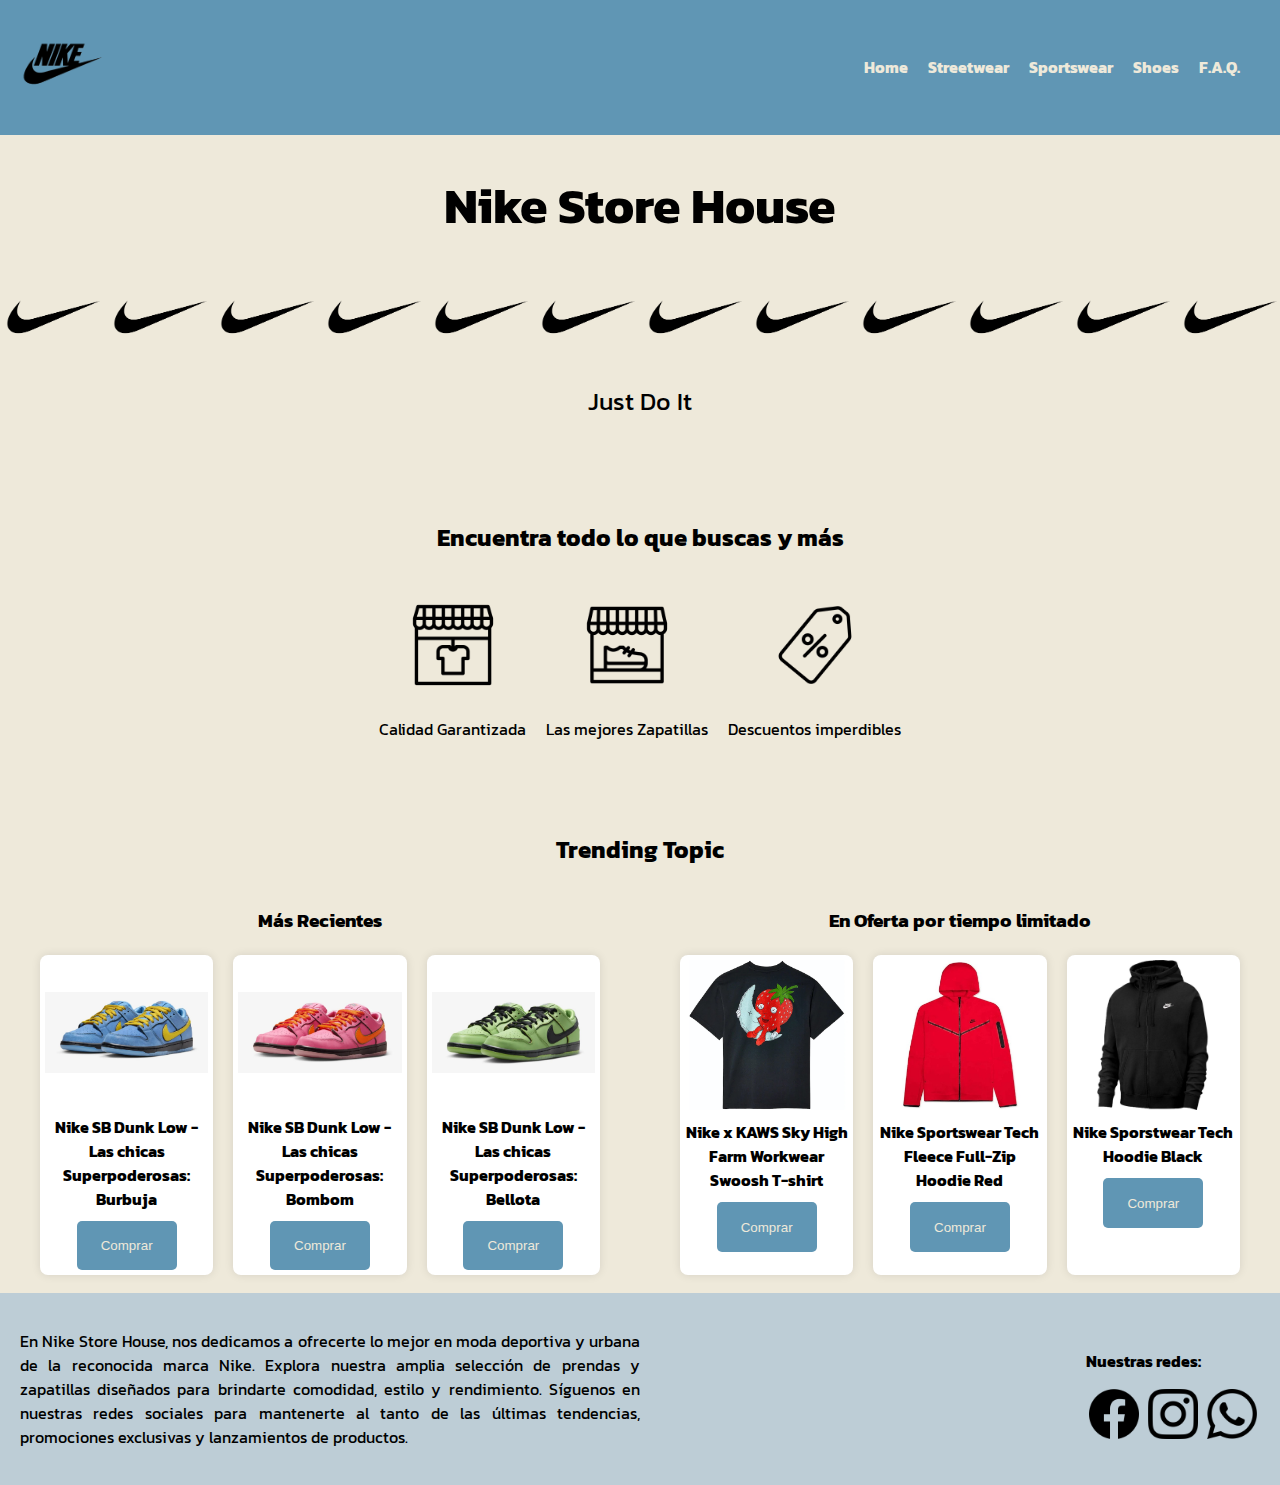
<file: index.html>
<!DOCTYPE html>
<html lang="en">
  <head>
    <meta charset="UTF-8" />
    <meta name="viewport" content="width=device-width, initial-scale=1.0" />
    <title>Home - Nike Store House</title>
    <link rel="icon" href="./images/swoosh.png" />
    <link rel="stylesheet" href="./css/estilos.css" />
  </head>

  <body>
    <header>
      <!-- Logo -->
      <img src="./images/logo.png" alt="Logo de la pagina" />

      <!-- Navegador -->
      <nav>
        <ul class="desktop-nav">
          <li><a href="#">Home</a></li>
          <li><a href="./pages/streetwear.html">Streetwear</a></li>
          <li><a href="./pages/sportswear.html">Sportswear</a></li>
          <li><a href="./pages/shoes.html">Shoes</a></li>
          <li><a href="./pages/faq.html">F.A.Q.</a></li>
        </ul>

        <ul class="mobile-dropdown">
          <li class="dropdown">
            <a href="#">Menú</a>
            <div class="dropdown-content">
              <a href="./pages/streetwear.html">Streetwear</a>
              <a href="./pages/sportswear.html">Sportswear</a>
              <a href="./pages/shoes.html">Shoes</a>
              <a href="./pages/faq.html">F.A.Q.</a>
            </div>
          </li>
        </ul>
      </nav>
    </header>

    <main>
      <!-- Banner -->
      <section class="banner">
        <h1>Nike Store House</h1>
        <div class="banner-nike"></div>
        <p>Just Do It</p>
      </section>

      <!-- Presentación -->
      <section class="presentation">
        <h2>Encuentra todo lo que buscas y más</h2>

        <div class="presentation-container">
          <div>
            <img src="./images/shopping-store.png" alt="logo calidad" />
            <p>Calidad Garantizada</p>
          </div>

          <div>
            <img src="./images/calzado.png" alt="logo zapatillas" />
            <p>Las mejores Zapatillas</p>
          </div>

          <div>
            <img src="./images/etiqueta-de-precio.png" alt="logo etiqueta descuentos" />
            <p>Descuentos imperdibles</p>
          </div>
        </div>
      </section>

      <!-- Destacados-->
      <section class="trending">
        <h2>Trending Topic</h2>

        <div class="trending-container">
          <div class="trending-block">
            <h3>Más Recientes</h3>

            <div class="trending-images">
              <div class="trending-item">
                <img
                  src="./images/zapas.jpeg"
                  alt="Nike SB Dunk Low - Las chicas Superpoderosas: Burbuja"
                />
                <strong
                  >Nike SB Dunk Low - Las chicas Superpoderosas: Burbuja
                </strong>
                <button>Comprar</button>
              </div>
              <div class="trending-item">
                <img
                  src="./images/zapas2.jpeg"
                  alt="Nike SB Dunk Low - Las chicas Superpoderosas: Bombom"
                />
                <strong
                  >Nike SB Dunk Low - Las chicas Superpoderosas: Bombom
                </strong>
                <button>Comprar</button>
              </div>
              <div class="trending-item">
                <img
                  src="./images/zapas3.jpeg"
                  alt="Nike SB Dunk Low - Las chicas Superpoderosas: Bellota"
                />
                <strong
                  >Nike SB Dunk Low - Las chicas Superpoderosas: Bellota
                </strong>
                <button>Comprar</button>
              </div>
            </div>
          </div>

          <div class="trending-block">
            <h3>En Oferta por tiempo limitado</h3>
            <div class="trending-images">
              <div class="trending-item">
                <img
                  src="./images/oferta.jpeg"
                  alt="Nike x KAWS Sky High Farm Workwear Swoosh T-shirt"
                />
                <strong
                  >Nike x KAWS Sky High Farm Workwear Swoosh T-shirt
                </strong>
                <button>Comprar</button>
              </div>

              <div class="trending-item">
                <img
                  src="./images/oferta1.jpeg"
                  alt="Nike Sportswear Tech Fleece Full-Zip Hoodie Red"
                />
                <strong
                  >Nike Sportswear Tech Fleece Full-Zip Hoodie Red
                </strong>
                <button>Comprar</button>
              </div>
              <div class="trending-item">
                <img
                  src="./images/sports/blackdouble.jpg"
                  alt="Nike Sporstwear Tech Fleece Full-Zip Hoodie Black"
                />
                <strong>Nike Sporstwear Tech Hoodie Black </strong>
                <button>Comprar</button>
              </div>
            </div>
          </div>
        </div>
      </section>
    </main>

    <footer>
      <!-- Descripción-->
      <section class="description">
        <div>
          <p>
            En Nike Store House, nos dedicamos a ofrecerte lo mejor en moda
            deportiva y urbana de la reconocida marca Nike. Explora nuestra
            amplia selección de prendas y zapatillas diseñados para
            brindarte comodidad, estilo y rendimiento. Síguenos en nuestras
            redes sociales para mantenerte al tanto de las últimas tendencias,
            promociones exclusivas y lanzamientos de productos.
          </p>
        </div>
      </section>

      <div class="linksfooter">
        <p>Nuestras redes:</p>
        <a href="https://www.facebook.com/">
          <img src="./images/facebook.png" alt="Facebook Logo"
        /></a>
        <a href="https://www.instagram.com/">
          <img src="./images/instagram.png" alt="Instagram Logo"
        /></a>
        <a href="https://www.whatsapp.com/">
          <img src="./images/whatsapp.png" alt="Whatsapp Logo"
        /></a>
      </div>
    </footer>
  </body>
</html>
</file>
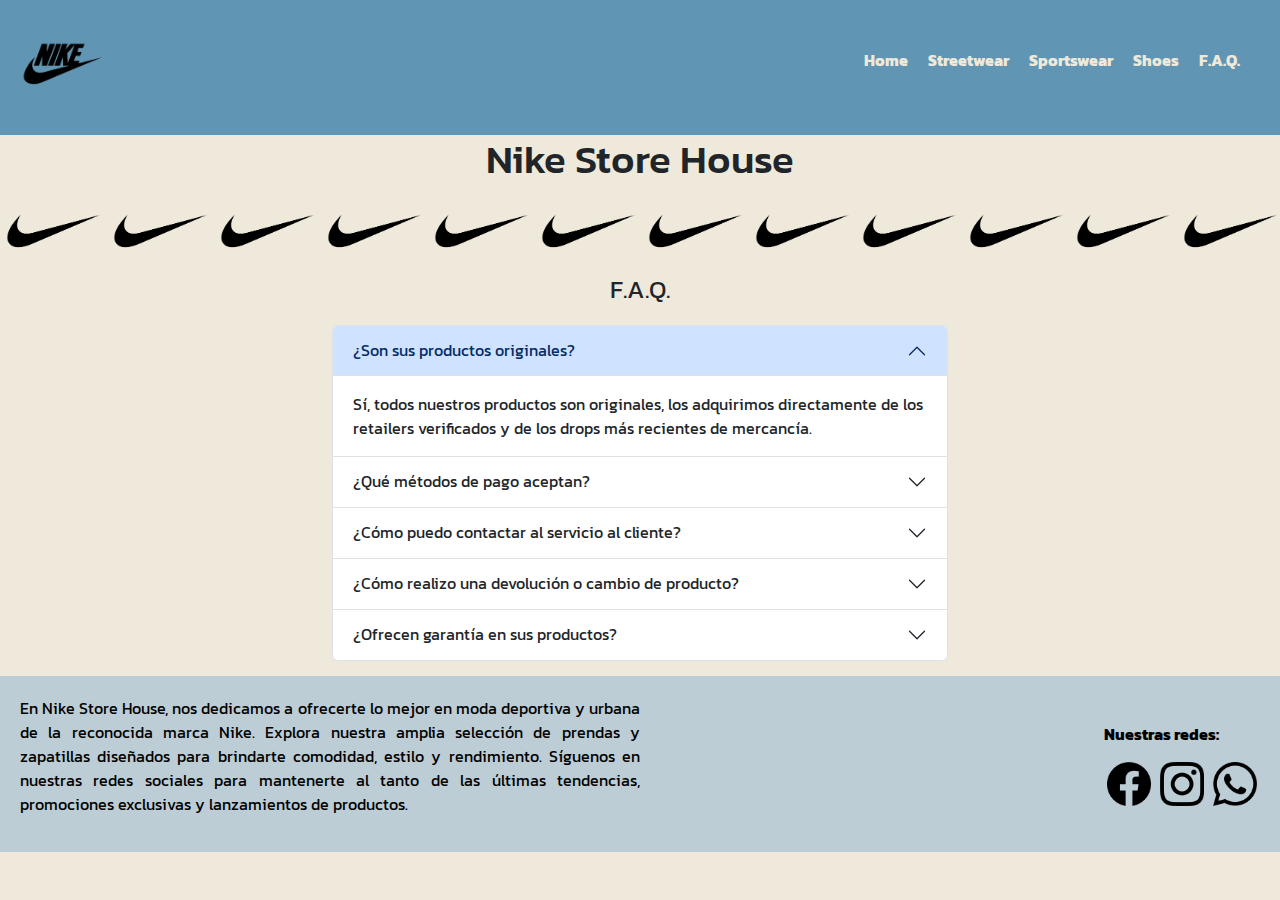
<file: pages/faq.html>
<!DOCTYPE html>
<html lang="en">
  <head>
    <meta charset="UTF-8" />
    <meta name="viewport" content="width=device-width, initial-scale=1.0" />
    <title>F.A.Q. - Nike Store House</title>
    <link rel="icon" href="../images/swoosh.png" />
    <!-- BS Link -->
    <link
      href="https://cdn.jsdelivr.net/npm/bootstrap@5.3.2/dist/css/bootstrap.min.css"
      rel="stylesheet"
    />
    <link rel="stylesheet" href="../css/estilos.css" />
  </head>
  <body>
    <header>
      <!-- Logo -->
      <a href="../index.html"> <img src="../images/logo.png" alt="" /></a>

      <!-- Navegador -->
      <nav>
        <ul class="desktop-nav">
          <li><a href="../index.html">Home</a></li>
          <li><a href="../pages/streetwear.html">Streetwear</a></li>
          <li><a href="../pages/sportswear.html">Sportswear</a></li>
          <li><a href="../pages/shoes.html">Shoes</a></li>
          <li><a href="#">F.A.Q.</a></li>
        </ul>

        <ul class="mobile-dropdown">
          <li class="dropdown">
            <a href="#">Menú</a>
            <div class="dropdown-content">
              <a href="../index.html">Home</a>
              <a href="../pages/sportswear.html">Sportswear</a>
              <a href="../pages/streetwear.html">Streetwear</a>
              <a href="../pages/faq.html">F.A.Q.</a>
            </div>
          </li>
        </ul>
      </nav>
    </header>

    <main>
      <!-- Banner -->
      <section class="banner">
        <h1>Nike Store House</h1>
        <div class="banner-nike"></div>
        <p>F.A.Q.</p>
      </section>

      <div class="container-fluid">
        <div class="row justify-content-center">
          <div class="col-md-6">
            <div id="accordion" class="accordion">
              <div class="accordion-item">
                <h3 class="accordion-header" id="headingOne">
                  <button
                    class="accordion-button"
                    type="button"
                    data-bs-toggle="collapse"
                    data-bs-target="#collapseOne"
                    aria-expanded="true"
                    aria-controls="collapseOne"
                  >
                    ¿Son sus productos originales?
                  </button>
                </h3>
                <div
                  id="collapseOne"
                  class="accordion-collapse collapse show"
                  aria-labelledby="headingOne"
                  data-bs-parent="#accordion"
                >
                  <div class="accordion-body">
                    Sí, todos nuestros productos son originales, los adquirimos
                    directamente de los retailers verificados y de los drops más
                    recientes de mercancía.
                  </div>
                </div>
              </div>
              <div class="accordion-item">
                <h3 class="accordion-header" id="headingTwo">
                  <button
                    class="accordion-button collapsed"
                    type="button"
                    data-bs-toggle="collapse"
                    data-bs-target="#collapseTwo"
                    aria-expanded="false"
                    aria-controls="collapseTwo"
                  >
                    ¿Qué métodos de pago aceptan?
                  </button>
                </h3>
                <div
                  id="collapseTwo"
                  class="accordion-collapse collapse"
                  aria-labelledby="headingTwo"
                  data-bs-parent="#accordion"
                >
                  <div class="accordion-body">
                    Aceptamos efectivo únicamente para pedidos no mayores a 500
                    USD$, para el resto se deben realizar transferencias
                    bancarias, los datos para realizar la misma serán enviados a
                    su correo una vez haya realizado el pedido.
                  </div>
                </div>
              </div>
              <div class="accordion-item">
                <h3 class="accordion-header" id="headingThree">
                  <button
                    class="accordion-button collapsed"
                    type="button"
                    data-bs-toggle="collapse"
                    data-bs-target="#collapseThree"
                    aria-expanded="false"
                    aria-controls="collapseThree"
                  >
                    ¿Cómo puedo contactar al servicio al cliente?
                  </button>
                </h3>
                <div
                  id="collapseThree"
                  class="accordion-collapse collapse"
                  aria-labelledby="headingThree"
                  data-bs-parent="#accordion"
                >
                  <div class="accordion-body">
                    Puedes comunicarte con nosotros a traves de nuestras redes
                    sociales, las cuales estan al final de nuestra página web.
                  </div>
                </div>
              </div>
              <div class="accordion-item">
                <h3 class="accordion-header" id="headingFour">
                  <button
                    class="accordion-button collapsed"
                    type="button"
                    data-bs-toggle="collapse"
                    data-bs-target="#collapseFour"
                    aria-expanded="false"
                    aria-controls="collapseFour"
                  >
                    ¿Cómo realizo una devolución o cambio de producto?
                  </button>
                </h3>
                <div
                  id="collapseFour"
                  class="accordion-collapse collapse"
                  aria-labelledby="headingFour"
                  data-bs-parent="#accordion"
                >
                  <div class="accordion-body">
                    Las devoluciones o cambios de producto podran ser realizadas
                    en un plazo no mayor a 72 horas después de la confirmación
                    de entrega del pedido. El contacto debe realizarlo via
                    correo electrónico o a través de nuestras redes.
                  </div>
                </div>
              </div>
              <div class="accordion-item">
                <h3 class="accordion-header" id="headingFive">
                  <button
                    class="accordion-button collapsed"
                    type="button"
                    data-bs-toggle="collapse"
                    data-bs-target="#collapseFive"
                    aria-expanded="false"
                    aria-controls="collapseFive"
                  >
                    ¿Ofrecen garantía en sus productos?
                  </button>
                </h3>
                <div
                  id="collapseFive"
                  class="accordion-collapse collapse"
                  aria-labelledby="headingFive"
                  data-bs-parent="#accordion"
                >
                  <div class="accordion-body">
                    Todos nuestros productos cuentan con garantía, cada una
                    específica para cada uno de ellos y dependiendo del precio y
                    exclusividad del mismo.
                  </div>
                </div>
              </div>
            </div>
          </div>
        </div>
      </div>

      <footer>
        <!-- Descripción-->
        <section class="description">
          <div>
            <p>
              En Nike Store House, nos dedicamos a ofrecerte lo mejor en moda
              deportiva y urbana de la reconocida marca Nike. Explora nuestra
              amplia selección de prendas y zapatillas diseñados para brindarte
              comodidad, estilo y rendimiento. Síguenos en nuestras redes
              sociales para mantenerte al tanto de las últimas tendencias,
              promociones exclusivas y lanzamientos de productos.
            </p>
          </div>
        </section>

        <div class="linksfooter">
          <p>Nuestras redes:</p>
          <a href="https://www.facebook.com/">
            <img src="../images/facebook.png" alt="Facebook Logo"
          /></a>
          <a href="https://www.instagram.com/">
            <img src="../images/instagram.png" alt="Instagram Logo"
          /></a>
          <a href="https://www.whatsapp.com/">
            <img src="../images/whatsapp.png" alt="Whatsapp Logo"
          /></a>
        </div>
      </footer>
    </main>

    <!-- BS scripts -->
    <script src="https://cdnjs.cloudflare.com/ajax/libs/jquery/3.5.1/jquery.min.js"></script>
    <script src="https://cdn.jsdelivr.net/npm/@popperjs/core@2.11.6/dist/umd/popper.min.js"></script>
    <script src="https://cdn.jsdelivr.net/npm/bootstrap@5.3.2/dist/js/bootstrap.min.js"></script>
  </body>
</html>
</file>
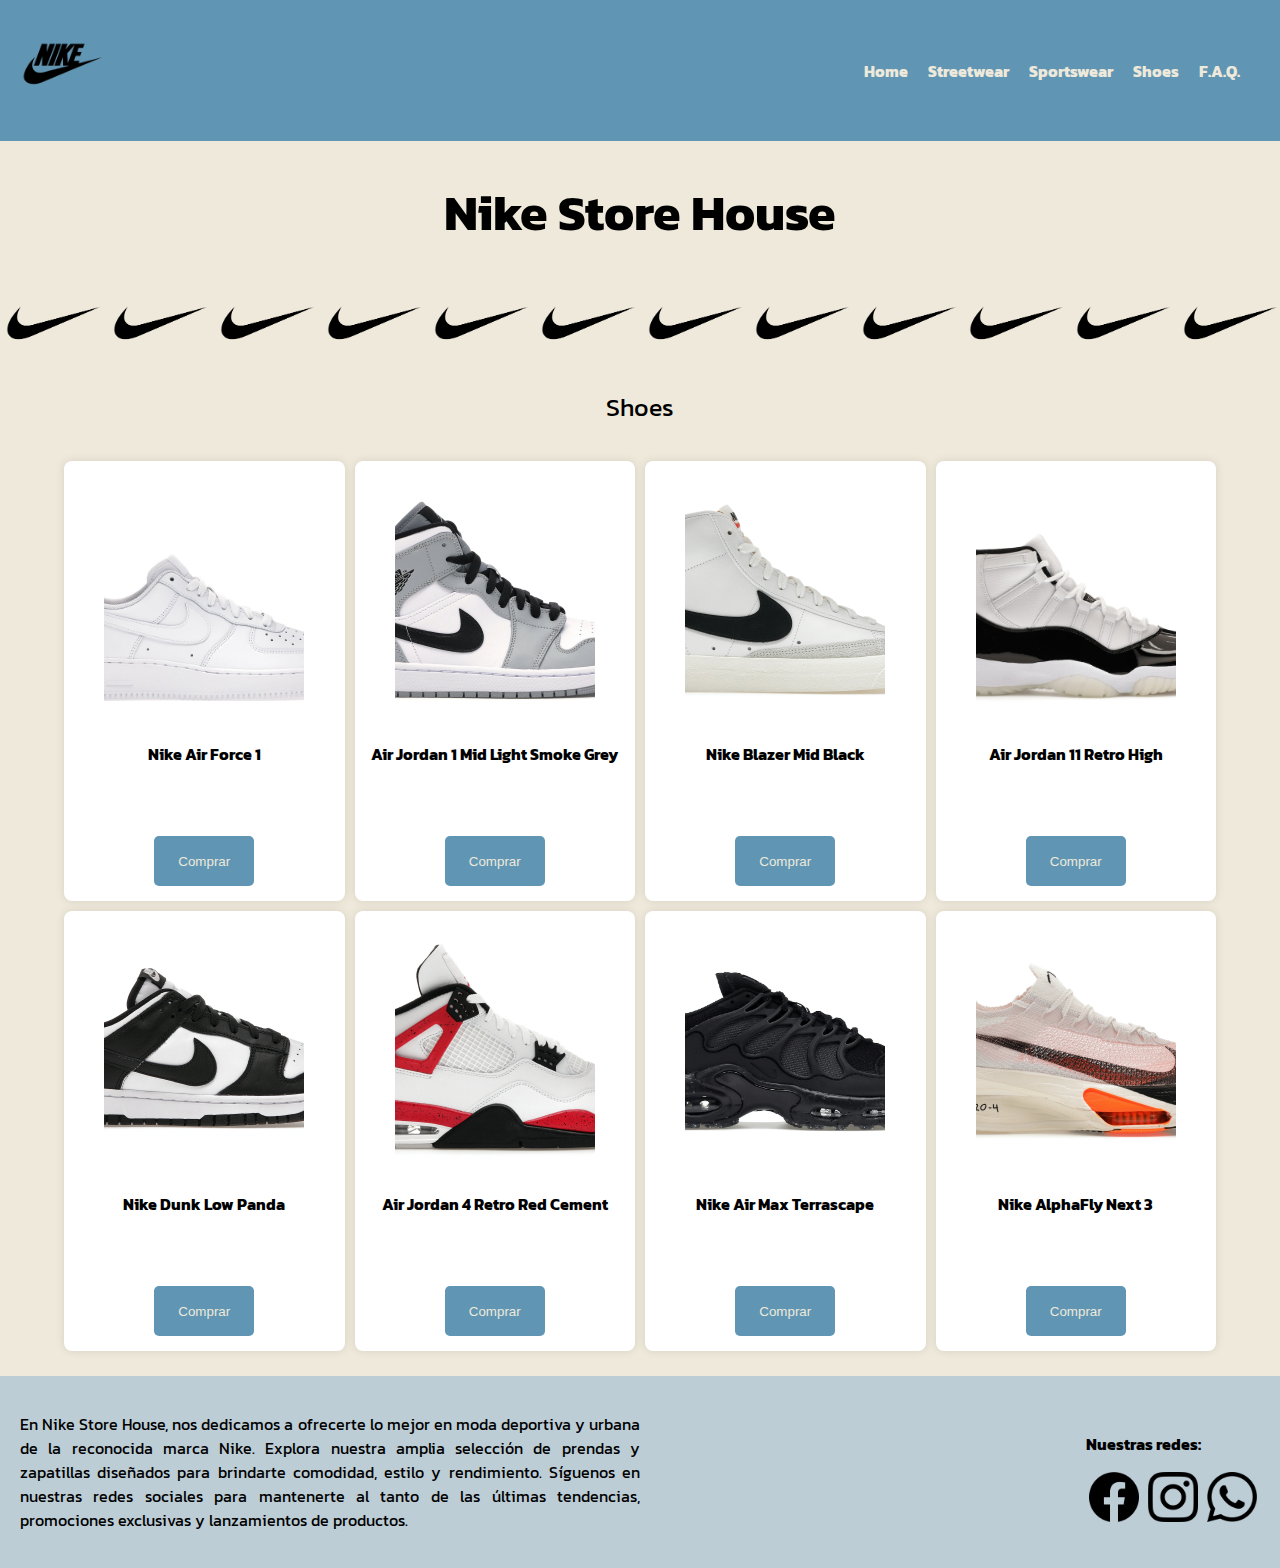
<file: pages/shoes.html>
<!DOCTYPE html>
<html lang="en">
<head>
    <meta charset="UTF-8">
    <meta name="viewport" content="width=device-width, initial-scale=1.0">
    <title>Shoes - Nike Store House</title>
    <link rel="icon" href="../images/swoosh.png">
    <link rel="stylesheet" href="../css/estilos.css">
    
</head>
<body>
    <header> 
        <!-- Logo -->
            <a href="../index.html"> <img src="../images/logo.png" alt=""></a>
        
        <!-- Navegador -->    
            <nav>
              <ul class="desktop-nav">
                    <li><a href="../index.html">Home</a></li>
                    <li><a href="../pages/streetwear.html">Streetwear</a></li>
                    <li><a href="../pages/sportswear.html">Sportswear</a></li>
                    <li><a href="#">Shoes</a></li>
                    <li><a href="../pages/faq.html">F.A.Q.</a></li>
                </ul>

                <ul class="mobile-dropdown">
                  <li class="dropdown">
                    <a href="#">Menú</a>
                    <div class="dropdown-content">
                      <a href="../index.html">Home</a>
                      <a href="../pages/sportswear.html">Sportswear</a>
                      <a href="../pages/streetwear.html">Streetwear</a>
                      <a href="../pages/faq.html">F.A.Q.</a>
            </nav>
        </header>
    
        <main>
            <!-- Banner -->
      <section class="banner">
        <h1>Nike Store House</h1>
        <div class="banner-nike"></div>
        <p>Shoes</p>
      </section>
        
            <!-- Grid-->
        <section class="product-grid">
          <div class="grid-item">
              <div class="imgcontent">
                  <img class="item-image" src="../images/shoes/air-force-1.jpg" alt="Nike Air Force 1">
              </div>
              <div class="item-title">Nike Air Force 1</div>
              <div class="item-description"></div>
              <button>Comprar</button>
            </div>

          <div class="grid-item">
              <div class="imgcontent">

                  <img class="item-image" src="../images/shoes/air-jordan-1-mid-light-smoke-grey.jpeg" alt="Air Jordan 1 Mid Light Smoke Grey">
              </div>
              <div class="item-title">Air Jordan 1 Mid Light Smoke Grey</div>
              <div class="item-description"></div>
              <button>Comprar</button>
            </div>

            <div class="grid-item">
              <div class="imgcontent">

                  <img class="item-image" src="../images/shoes/nike-blazer-mid.jpeg" alt="Nike Blazer Mid Black">
              </div>
              <div class="item-title">Nike Blazer Mid Black</div>
              <div class="item-description"></div>
              <button>Comprar</button>
            </div>

            <div class="grid-item">
              <div class="imgcontent">

                  <img class="item-image" src="../images/shoes/air-jordan-11.jpg" alt="Air Jordan 11 Retro High">
              </div>
              <div class="item-title">Air Jordan 11 Retro High</div>
              <div class="item-description"></div>
              <button>Comprar</button>
            </div>
          
            <div class="grid-item">
              <div class="imgcontent">

                  <img class="item-image" src="../images/shoes/nike-dunk-low-panda.jpeg" alt="Nike Dunk Low Panda">
              </div>
              <div class="item-title">Nike Dunk Low Panda</div>
              <div class="item-description"></div>
              <button>Comprar</button>
            </div>

            <div class="grid-item">
              <div class="imgcontent">

                  <img class="item-image" src="../images/shoes/air-jordan-4-retro-red-cement.jpeg" alt="Air Jordan 4 Retro Red Cement">
              </div>
              <div class="item-title">Air Jordan 4 Retro Red Cement</div>
              <div class="item-description"></div>
              <button>Comprar</button>
            </div>

            <div class="grid-item">
              <div class="imgcontent">

                  <img class="item-image" src="../images/shoes/nike-air-max-terrascape.jpg" alt="Nike Air Max Terrascape">
              </div>
              <div class="item-title">Nike Air Max Terrascape</div>
              <div class="item-description"></div>
              <button>Comprar</button>
            </div>

            <div class="grid-item">
              <div class="imgcontent">

                  <img class="item-image" src="../images/shoes/nike-alphafly-next-3.jpeg" alt="Nike AlphaFly Next 3">
              </div>
              <div class="item-title">Nike AlphaFly Next 3</div>
              <div class="item-description"></div>
              <button>Comprar</button>
            </div>
                
        </section>


        <footer>
            <!-- Descripción-->
            <section class="description">
              <div>
                <p>
                  En Nike Store House, nos dedicamos a ofrecerte lo mejor en moda
            deportiva y urbana de la reconocida marca Nike. Explora nuestra
            amplia selección de prendas y zapatillas diseñados para
            brindarte comodidad, estilo y rendimiento. Síguenos en nuestras
            redes sociales para mantenerte al tanto de las últimas tendencias,
            promociones exclusivas y lanzamientos de productos.
                </p>
              </div>
            </section>
      
            <div class="linksfooter">
              <p>Nuestras redes:</p>
              <a href="https://www.facebook.com/">
                <img src="../images/facebook.png" alt="Facebook Logo"
              /></a>
              <a href="https://www.instagram.com/">
                <img src="../images/instagram.png" alt="Instagram Logo"
              /></a>
              <a href="https://www.whatsapp.com/">
                <img src="../images/whatsapp.png" alt="Whatsapp Logo"
              /></a>
            </div>
          </footer>
        </body>
      </html>
</file>
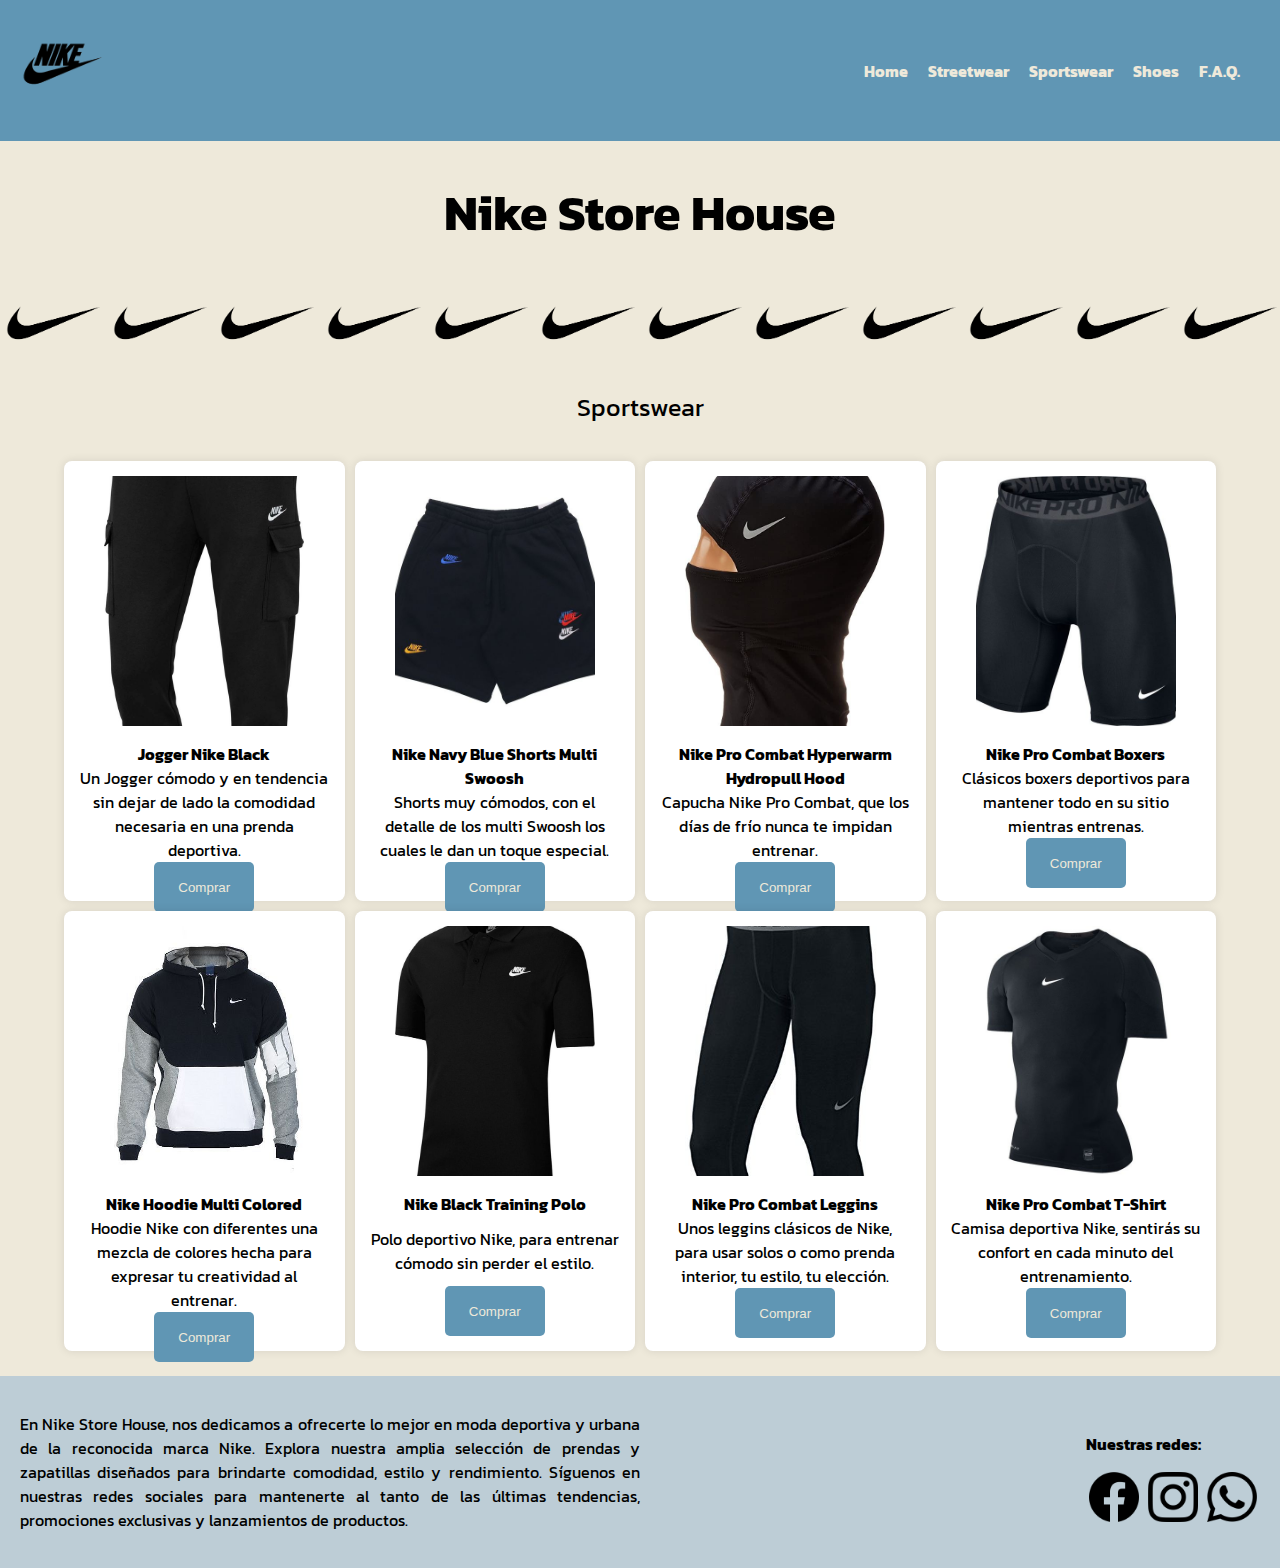
<file: pages/sportswear.html>
<!DOCTYPE html>
<html lang="en">
  <head>
    <meta charset="UTF-8" />
    <meta name="viewport" content="width=device-width, initial-scale=1.0" />
    <title>Sportswear - Nike Store House</title>
    <link rel="icon" href="../images/swoosh.png">
    <link rel="stylesheet" href="../css/estilos.css" />
      </head>
  <body>
    <header>
      <!-- Logo -->
      <a href="../index.html"> <img src="../images/logo.png" alt="" /></a>

      <!-- Navegador -->
      <nav>
        <ul class="desktop-nav">
          <li><a href="../index.html">Home</a></li>
          <li><a href="../pages/streetwear.html">Streetwear</a></li>
          <li><a href="#">Sportswear</a></li>
          <li><a href="../pages/shoes.html">Shoes</a></li>
          <li><a href="../pages/faq.html">F.A.Q.</a></li>
        </ul>

        <ul class="mobile-dropdown">
          <li class="dropdown">
            <a href="#">Menú</a>
            <div class="dropdown-content">
              <a href="../index.html">Home</a>
              <a href="../pages/streetwear.html">Streetwear</a>
              <a href="../pages/shoes.html">Shoes</a>
              <a href="../pages/faq.html">F.A.Q.</a>
      </nav>
    </header>

    <!-- Banner -->
    <section class="banner">
      <h1>Nike Store House</h1>
      <div class="banner-nike"></div>
      <p>Sportswear</p>
    </section>

    <!-- Grid-->
    <section class="product-grid">
      <div class="grid-item">
        <div class="imgcontent">
          <img
            class="item-image"
            src="../images/sports/blackjogger.jpg"
            alt="Black Jogger"
          />
        </div>
        <div class="item-title">Jogger Nike Black</div>
        <div class="item-description">
          Un Jogger cómodo y en tendencia sin dejar de lado la comodidad
          necesaria en una prenda deportiva.
        </div>
        <button>Comprar</button>
      </div>

      <div class="grid-item">
        <div class="imgcontent">
          <img
            class="item-image"
            src="../images/sports/multishorts.jpg"
            alt="Nike Navy Blue Shorts Multi Swoosh
            "
          />
        </div>
        <div class="item-title">Nike Navy Blue Shorts Multi Swoosh</div>
        <div class="item-description">
          Shorts muy cómodos, con el detalle de los multi Swoosh los cuales le dan un toque especial.
        </div>
        <button>Comprar</button>
      </div>

      <div class="grid-item">
        <div class="imgcontent">
          <img
            class="item-image"
            src="..//images/sports/header-nike.jpg"
            alt="Nike Pro Combat Hyperwarm Hydropull Hood"
          />
        </div>
        <div class="item-title">Nike Pro Combat Hyperwarm Hydropull Hood</div>
        <div class="item-description">
          Capucha Nike Pro Combat, que los días de frío nunca te impidan
          entrenar.
        </div>
        <button>Comprar</button>
      </div>

      <div class="grid-item">
        <div class="imgcontent">
          <img
            class="item-image"
            src="../images/sports/procombat.jpg"
            alt="Nike Pro Combat Boxers"
          />
        </div>
        <div class="item-title">Nike Pro Combat Boxers</div>
        <div class="item-description">
          Clásicos boxers deportivos para mantener todo en su sitio mientras
          entrenas.
        </div>
        <button>Comprar</button>
      </div>

      <div class="grid-item">
        <div class="imgcontent">
          <img
            class="item-image"
            src="../images/sports/multihoodie.jpg"
            alt="Nike Hoodie Multi Colored"
          />
        </div>
        <div class="item-title">Nike Hoodie Multi Colored</div>
        <div class="item-description">
          Hoodie Nike con diferentes una mezcla de colores hecha para expresar
          tu creatividad al entrenar.
        </div>
        <button>Comprar</button>
      </div>

      <div class="grid-item">
        <div class="imgcontent">
          <img
            class="item-image"
            src="../images/sports/tenisblack.jpg"
            alt="Nike Black Training Polo"
          />
        </div>
        <div class="item-title">Nike Black Training Polo</div>
        <div class="item-description">
          Polo deportivo Nike, para entrenar cómodo sin perder el estilo.
        </div>
        <button>Comprar</button>
      </div>

      <div class="grid-item">
        <div class="imgcontent">
          <img
            class="item-image"
            src="../images/sports/procombatleggins.jpg"
            alt="Nike Pro Combat Leggins"
          />
        </div>
        <div class="item-title">Nike Pro Combat Leggins</div>
        <div class="item-description">
          Unos leggins clásicos de Nike, para usar solos o como prenda interior,
          tu estilo, tu elección.
        </div>
        <button>Comprar</button>
      </div>

      <div class="grid-item">
        <div class="imgcontent">
          <img
            class="item-image"
            src="../images/sports/shirt-procombat.jpg"
            alt="Nike Pro Combat T-Shirt"
          />
        </div>
        <div class="item-title">Nike Pro Combat T-Shirt</div>
        <div class="item-description">
          Camisa deportiva Nike, sentirás
          su confort en cada minuto del entrenamiento.
        </div>
        <button>Comprar</button>
      </div>
    </section>

    <footer>
      <!-- Descripción-->
      <section class="description">
        <div>
          <p>
            En Nike Store House, nos dedicamos a ofrecerte lo mejor en moda
            deportiva y urbana de la reconocida marca Nike. Explora nuestra
            amplia selección de prendas y zapatillas diseñados para
            brindarte comodidad, estilo y rendimiento. Síguenos en nuestras
            redes sociales para mantenerte al tanto de las últimas tendencias,
            promociones exclusivas y lanzamientos de productos.
          </p>
        </div>
      </section>

      <div class="linksfooter">
        <p>Nuestras redes:</p>
        <a href="https://www.facebook.com/">
          <img src="../images/facebook.png" alt="Facebook Logo"
        /></a>
        <a href="https://www.instagram.com/">
          <img src="../images/instagram.png" alt="Instagram Logo"
        /></a>
        <a href="https://www.whatsapp.com/">
          <img src="../images/whatsapp.png" alt="Whatsapp Logo"
        /></a>
      </div>
    </footer>
  </body>
</html>
</file>
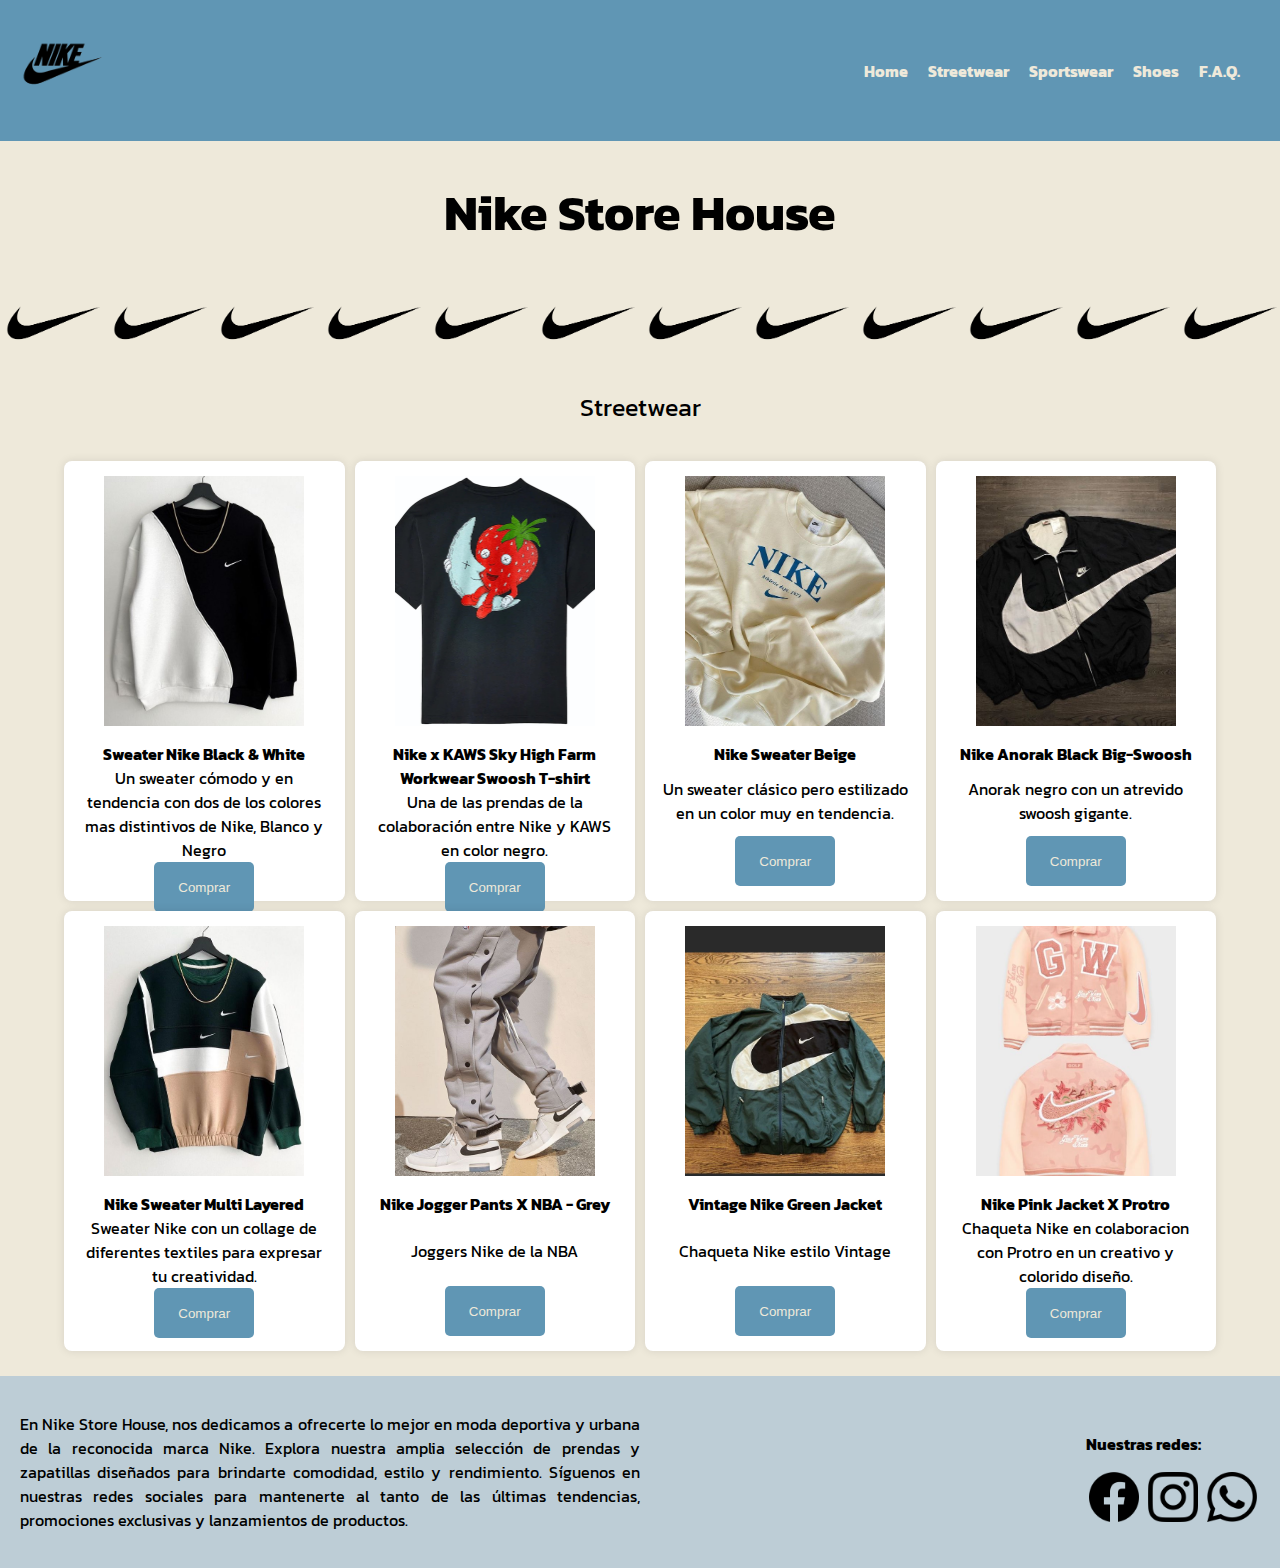
<file: pages/streetwear.html>
<!DOCTYPE html>
<html lang="en">
<head>
    <meta charset="UTF-8">
    <meta name="viewport" content="width=device-width, initial-scale=1.0">
    <title>Streetwear - Nike Store House</title>
    <link rel="icon" href="../images/swoosh.png">
    <link rel="stylesheet" href="../css/estilos.css">   
</head>
<body>
    <header> 
        <!-- Logo -->
            <a href="../index.html"> <img src="../images/logo.png" alt=""></a>
        
        <!-- Navegador -->    
            <nav>
              <ul class="desktop-nav">
                    <li><a href="../index.html">Home</a></li>
                    <li><a href="#">Streetwear</a></li>
                    <li><a href="../pages/sportswear.html">Sportswear</a></li>
                    <li><a href="../pages/shoes.html">Shoes</a></li>
                    <li><a href="../pages/faq.html">F.A.Q.</a></li>
                </ul>
            

            <ul class="mobile-dropdown">
              <li class="dropdown">
                <a href="#">Menú</a>
                <div class="dropdown-content">
                  <a href="../index.html">Home</a>
                  <a href="../pages/sportswear.html">Sportswear</a>
                  <a href="../pages/shoes.html">Shoes</a>
                  <a href="../pages/faq.html">F.A.Q.</a>
                </div>
              </li>
            </ul>
          </nav>
        </header>
    
        <main>
            <!-- Banner -->
      <section class="banner">
        <h1>Nike Store House</h1>
        <div class="banner-nike"></div>
        <p>Streetwear</p>
      </section>

        <!-- Grid-->
        <section class="product-grid">
            <div class="grid-item">
                <div class="imgcontent">
                    <img class="item-image" src="../images/street/bnwnike.jpg" alt="Sweater Nike Black & White">
                </div>
                <div class="item-title">Sweater Nike Black & White</div>
                <div class="item-description">Un sweater cómodo y en tendencia con dos de los colores mas distintivos de Nike, Blanco y Negro</div>
                <button>Comprar</button>
              </div>

            <div class="grid-item">
                <div class="imgcontent">

                    <img class="item-image" src="../images/oferta.jpeg" alt="Nike x KAWS Sky High Farm Workwear Swoosh T-shirt">
                </div>
                <div class="item-title">Nike x KAWS Sky High Farm Workwear Swoosh T-shirt</div>
                <div class="item-description">Una de las prendas de la colaboración entre Nike y KAWS en color negro.</div>
                <button>Comprar</button>
              </div>

              <div class="grid-item">
                <div class="imgcontent">

                    <img class="item-image" src="../images/street/beigenike.jpg" alt="Nike Sweater Beige">
                </div>
                <div class="item-title">Nike Sweater Beige</div>
                <div class="item-description">Un sweater clásico pero estilizado en un color muy en tendencia.</div>
                <button>Comprar</button>
              </div>
            
              <div class="grid-item">
                <div class="imgcontent">

                    <img class="item-image" src="../images/street/bignike.jpg" alt="Nike Anorak Black Big-Swoosh">
                </div>
                <div class="item-title">Nike Anorak Black Big-Swoosh</div>
                <div class="item-description">Anorak negro con un atrevido swoosh gigante.</div>
                <button>Comprar</button>
              </div>

              <div class="grid-item">
                <div class="imgcontent">

                    <img class="item-image" src="../images/street/multisweaternike.jpg" alt="Nike Sweater Multi Layered">
                </div>
                <div class="item-title">Nike Sweater Multi Layered</div>
                <div class="item-description">Sweater Nike con un collage de diferentes textiles para expresar tu creatividad.</div>
                <button>Comprar</button>
              </div>

              <div class="grid-item">
                <div class="imgcontent">

                    <img class="item-image" src="../images/street/nbapants.jpg" alt="Nike Jogger Pants X NBA">
                </div>
                <div class="item-title">Nike Jogger Pants X NBA - Grey</div>
                <div class="item-description">Joggers Nike de la NBA</div>
                <button>Comprar</button>
              </div>

              <div class="grid-item">
                <div class="imgcontent">

                    <img class="item-image" src="../images/street/greenjacketnike.jpg" alt="Nike Green Jacket Vintage">
                </div>
                <div class="item-title">Vintage Nike Green Jacket </div>
                <div class="item-description">Chaqueta Nike estilo Vintage</div>
                <button>Comprar</button>
              </div>

              <div class="grid-item">
                <div class="imgcontent">

                    <img class="item-image" src="../images/street/pinkflowers.jpg" alt="Nike Sweater/Jacket X Protro">
                </div>
                <div class="item-title">Nike Pink Jacket X Protro</div>
                <div class="item-description">Chaqueta Nike en colaboracion con Protro en un creativo y colorido diseño.</div>
                <button>Comprar</button>
              </div>

        </section>
    
        <footer>
            <!-- Descripción-->
            <section class="description">
              <div>
                <p>
                  En Nike Store House, nos dedicamos a ofrecerte lo mejor en moda
            deportiva y urbana de la reconocida marca Nike. Explora nuestra
            amplia selección de prendas y zapatillas diseñados para
            brindarte comodidad, estilo y rendimiento. Síguenos en nuestras
            redes sociales para mantenerte al tanto de las últimas tendencias,
            promociones exclusivas y lanzamientos de productos.
                </p>
              </div>
            </section>
      
            <div class="linksfooter">
              <p>Nuestras redes:</p>
              <a href="https://www.facebook.com/">
                <img src="../images/facebook.png" alt="Facebook Logo"
              /></a>
              <a href="https://www.instagram.com/">
                <img src="../images/instagram.png" alt="Instagram Logo"
              /></a>
              <a href="https://www.whatsapp.com/">
                <img src="../images/whatsapp.png" alt="Whatsapp Logo"
              /></a>
            </div>
          </footer>
        </body>
      </html>
</file>
<file: css/estilos.css>
@import url("https://fonts.googleapis.com/css2?family=Kanit&display=swap");
/*general body*/
body {
  margin: 0;
  padding: 0;
  font-family: "Kanit", sans-serif;
  background-color: #eee9da;
}

/*banner*/
.banner {
  display: flex;
  flex-direction: column;
  text-align: center;
  font-size: 25px;
}

.banner-nike {
  height: 80px;
  background-color: #eee9da;
  background-image: url(../images/swoosh.png);
  background-size: contain;
}

/*Footer*/
footer img {
  width: 50px;
  padding: 0 3px;
}

footer {
  margin: 0;
  margin-top: 15px;
  display: flex;
  justify-content: space-between;
  align-items: center;
  background-color: #bdcdd6;
  color: black;
  padding: 20px;
}

.description {
  max-width: 50%;
}

.description p {
  text-align: justify;
}

.linksfooter {
  font-weight: bold;
}

/*Product grids*/
.product-grid {
  padding: 10px 10px;
  display: grid;
  grid-template-columns: repeat(4, 1fr);
  gap: 10px;
  margin: 0 auto;
  justify-content: center;
  max-width: 90vw;
}

.grid-item {
  grid-template-rows: 3fr 1fr 2fr 1fr;
  display: grid;
  background-color: #fff;
  padding: 15px;
  border-radius: 8px;
  box-shadow: 0 0 10px rgba(0, 0, 0, 0.1);
  text-align: center;
  align-items: center;
  justify-items: center;
  max-height: 410px;
}

.imgcontent {
  width: 200px;
}

.imgcontent img {
  object-fit: cover;
}

.imgcontent img:hover {
  object-fit: contain;
}

.item-image {
  width: 100%;
  height: 250px;
}

.item-title {
  margin-top: 10px;
  font-weight: bold;
}

button {
  width: 100px;
  height: 50px;
  padding: 10px;
  background-color: #6096b4;
  color: #eee9da;
  border: none;
  border-radius: 5px;
  cursor: pointer;
  transition: background-color 0.1s;
}

button:hover {
  background-color: #bdcdd6;
}

/*Header*/
header {
  display: flex;
  justify-content: space-between;
  align-items: center;
  padding: 10px 20px;
  background-color: #6096b4;
  margin: 0;
}

header img {
  max-height: 115px;
}

nav ul {
  list-style: none;
  display: flex;
}

nav li {
  margin-right: 20px;
}

nav a {
  text-decoration: none;
  color: #eee9da;
  font-weight: bold;
  font-size: 16px;
}

.mobile-dropdown {
  display: none;
}

/*Footer*/
footer img {
  width: 50px;
  padding: 0 3px;
}

footer {
  margin: 0;
  margin-top: 15px;
  display: flex;
  justify-content: space-between;
  align-items: center;
  background-color: #bdcdd6;
  color: black;
  padding: 20px;
}

.description {
  max-width: 50%;
}

.description p {
  text-align: justify;
}

.linksfooter {
  font-weight: bold;
}

/*Main - presentation*/
.presentation {
  display: flex;
  flex-direction: column;
  align-items: center;
  text-align: center;
  padding: 55px;
}

.presentation h2 {
  margin-bottom: 20px;
}

.presentation > div {
  display: flex;
  flex-direction: row;
  align-items: center;
  margin-top: 20px;
}

.presentation > div > * {
  margin: 0 10px;
}

.presentation img {
  max-width: 100%;
  height: auto;
  width: 100px;
}

/*Main - trending topic*/
.trending {
  display: grid;
  justify-items: center;
}

.trending-container {
  display: flex;
  gap: 20px;
}

.trending-block {
  display: flex;
  flex-direction: column;
}

.trending h2 {
  text-align: center;
  margin-bottom: 20px;
}

.trending h3 {
  text-align: center;
}

.trending div {
  flex: 1;
  margin: 0 10px;
}

.trending-block img {
  width: 100%;
  height: 150px;
  object-fit: contain;
}

.trending-images {
  display: grid;
  grid-template-columns: repeat(3, 1fr);
  text-align: center;
  align-items: center;
  justify-items: center;
}

.trending-item {
  display: flex;
  flex-direction: column;
  padding: 5px;
  gap: 10px;
  background-color: #fff;
  border-radius: 8px;
  box-shadow: 0 0 10px rgba(0, 0, 0, 0.1);
  align-items: center;
  height: 95%;
}

/* Media Queries */
@media only screen and (min-width: 1024px) {
  .grid-item:hover {
    transform: scale(1.15);
  }
}
@media only screen and (max-width: 975px) {
  .desktop-nav {
    display: none;
  }
  .trending-container {
    flex-direction: column;
  }
  .trending-images {
    display: grid;
    grid-template-columns: repeat(2, 1fr);
    text-align: center;
    align-items: center;
    justify-items: center;
  }
  footer {
    margin: 0;
    margin-top: 15px;
    display: flex;
    justify-content: space-between;
    align-items: center;
    background-color: #bdcdd6;
    color: black;
    padding: 20px;
  }
  .description {
    display: none;
  }
  header {
    background-color: #6096b4;
    padding: 10px 20px;
    display: flex;
    justify-content: space-between;
    align-items: center;
  }
  .logo {
    color: #eee9da;
    font-size: 24px;
  }
  nav ul {
    list-style: none;
    display: flex;
  }
  nav li {
    margin-right: 20px;
    position: relative;
  }
  nav a {
    text-decoration: none;
    color: #eee9da;
    font-weight: bold;
    font-size: 16px;
    transition: color 0.3s;
  }
  nav a:hover {
    color: #bdcdd6;
  }
  .product-grid {
    grid-template-columns: 1fr;
  }
  /* Dropdown Menu Styles */
  .dropdown-content {
    display: none;
    position: absolute;
    right: 0;
    background-color: #6096b4;
    box-shadow: 0 8px 16px rgba(0, 0, 0, 0.2);
    border-radius: 5px;
    z-index: 1;
  }
  .dropdown-content a {
    color: #eee9da;
    padding: 12px 16px;
    display: block;
    text-decoration: none;
    transition: background-color 0.3s;
  }
  .dropdown-content a:hover {
    background-color: #bdcdd6;
  }
  .dropdown:hover .dropdown-content {
    display: block;
  }
  .mobile-dropdown {
    display: block;
  }
}
/* Dropdown Menu Mobile */
.dropdown-content {
  display: none;
  position: absolute;
  background-color: #6096b4;
  box-shadow: 0 8px 16px rgba(0, 0, 0, 0.2);
  border-radius: 5px;
  z-index: 1;
}

.dropdown-content a {
  color: #eee9da;
  padding: 12px 16px;
  display: block;
  text-decoration: none;
  transition: background-color 0.3s;
}

.dropdown-content a:hover {
  background-color: #bdcdd6;
}

.dropdown:hover .dropdown-content {
  display: block;
}

/*# sourceMappingURL=estilos.css.map */
</file>
